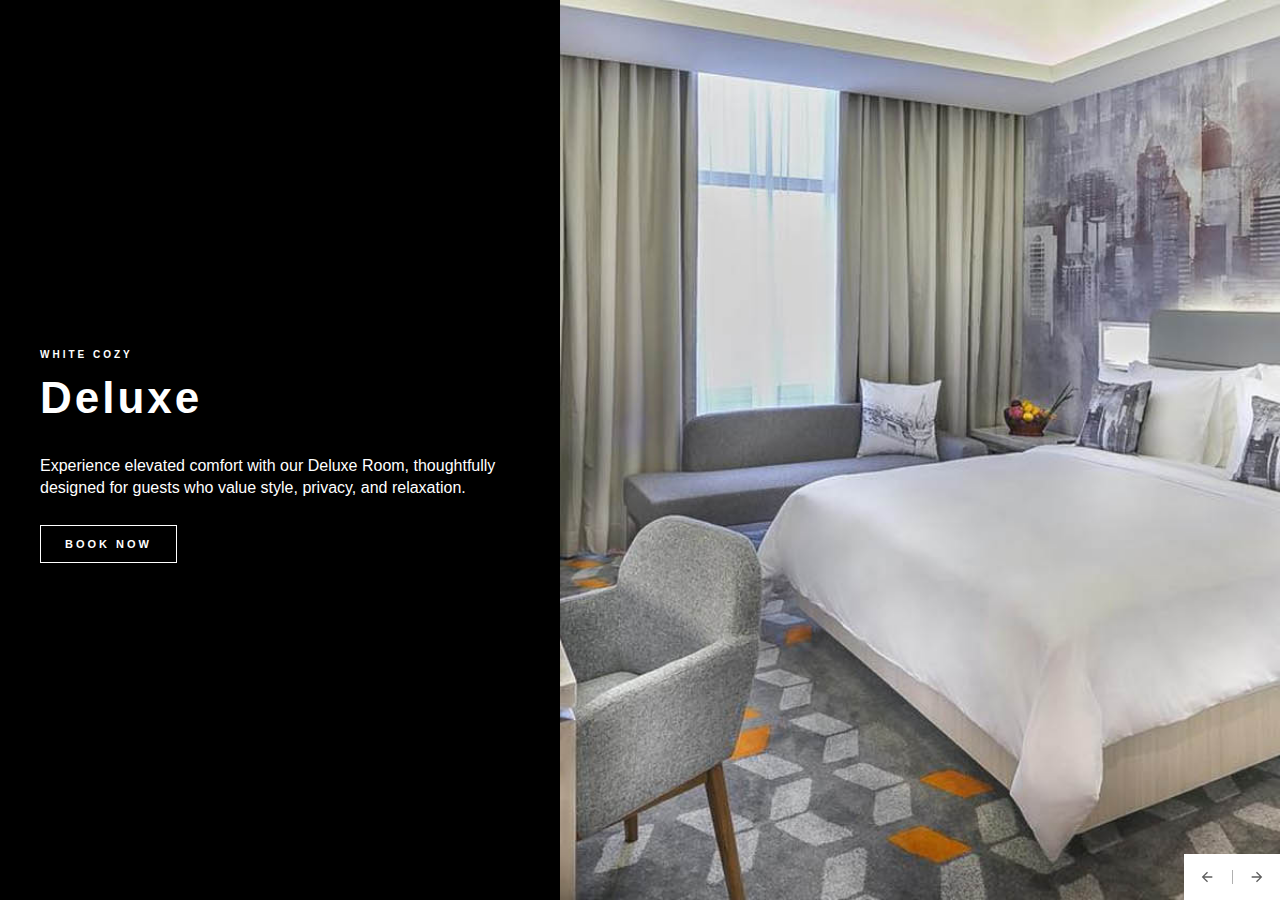
<file: project1.html>
<!DOCTYPE html>
<html lang="en">

<head>
  <meta charset="UTF-8" />
  <meta name="viewport" content="width=device-width, initial-scale=1.0" />
  <link rel="stylesheet" href="gallery.css" />
  <!-- <link rel="stylesheet" href="css.css" /> -->
  <title>Deluxe</title>
</head>

<body>
  <div class="carousel">
    <div class="carousel__nav">
      <span id="moveLeft" class="carousel__arrow">
        <svg class="carousel__icon" width="24" height="24" viewBox="0 0 24 24">
          <path d="M20,11V13H8L13.5,18.5L12.08,19.92L4.16,12L12.08,4.08L13.5,5.5L8,11H20Z"></path>
        </svg>
      </span>
      <span id="moveRight" class="carousel__arrow">
        <svg class="carousel__icon" width="24" height="24" viewBox="0 0 24 24">
          <path d="M4,11V13H16L10.5,18.5L11.92,19.92L19.84,12L11.92,4.08L10.5,5.5L16,11H4Z"></path>
        </svg>
      </span>
    </div>
    <div class="carousel-item carousel-item--1">
      <div class="carousel-item__image" loading="lazy" style="background-image: url('img/item6.jpg')"></div>
      <div class="carousel-item__info">
        <div class="carousel-item__container">
          <h2 class="carousel-item__subtitle">White Cozy</h2>
          <h1 class="carousel-item__title">Deluxe</h1>
          <p class="carousel-item__description">
            Experience elevated comfort with our Deluxe Room, thoughtfully designed for guests who value style, privacy,
            and relaxation.
          </p>
          <a href="https://wa.me/6287865065079" class="carousel-item__btn">Book Now</a>
        </div>
      </div>
    </div>
    <div class="carousel-item carousel-item--2">
      <div class="carousel-item__image" loading="lazy" style="background-image: url('img/item6.jpg')"></div>
      <div class="carousel-item__info">
        <div class="carousel-item__container">
          <h2 class="carousel-item__subtitle">For Your Comfort</h2>
          <h1 class="carousel-item__title">Room Features</h1>
          <ul class="carousel-item__description">
            <li>Spacious 35–45 m² private room</li>
            <li>Premium king-size bed with high-thread-count linens</li>
            <li>En-suite bathroom with hot rain shower & organic amenities</li>
            <li>Private balcony or terrace with garden or pool view</li>
            <li>Ambient lighting and modern tropical interior design</li>
          </ul>
          <a href="#" class="carousel-item__btn">Book Now</a>
        </div>
      </div>
    </div>
    <div class="carousel-item carousel-item--3">
      <div class="carousel-item__image" loading="lazy" style="background-image: url('img/item6.jpg')"></div>
      <div class="carousel-item__info">
        <div class="carousel-item__container">
          <h2 class="carousel-item__subtitle">Enjoy the Facilities</h2>
          <h1 class="carousel-item__title">Facilities</h1>
          <ul class="carousel-item__description">
            <li>Free high-speed Wi-Fi</li>
            <li>Smart TV with streaming access</li>
            <li>Air conditioning & ceiling fan</li>
            <li>Personal minibar and coffee/tea maker</li>
            <li>Daily cleaning service</li>
            <li>In-room safety box</li>
          </ul>
          <a href="https://wa.me/6287865065079" class="carousel-item__btn">Book Now</a>
        </div>
      </div>
    </div>
    <div class="carousel-item carousel-item--4">
      <div class="carousel-item__image" loading="lazy" style="background-image: url('img/item6.jpg')"></div>
      <div class="carousel-item__info">
        <div class="carousel-item__container">
          <h2 class="carousel-item__subtitle">More and More</h2>
          <h1 class="carousel-item__title">Aditional Perks</h1>
          <ul class="carousel-item__description">
            <li>Welcome drink upon arrival</li>
            <li>Complimentary breakfast for 2 guests</li>
            <li>Access to villa’s infinity pool and lounge</li>
            <li>Optional in-room spa services (by request)</li>
            <li>24/7 concierge and room service</li>
          </ul>
          <a href="https://wa.me/6287865065079" class="carousel-item__btn">Book Now</a>
        </div>
      </div>
    </div>
  </div>
</body>
<script src="jquery-3.7.1.min.js"></script>
<script>

  //carousel----------------
  $(function () {
    $('.carousel-item').eq(0).addClass('active');
    let total = $('.carousel-item').length;
    let current = 0;
    $('#moveRight').on('click', function () {
      let next = current;
      current = current + 1;
      setSlide(next, current);
    });
    $('#moveLeft').on('click', function () {
      let prev = current;
      current = current - 1;
      setSlide(prev, current);
    });
    function setSlide(prev, next) {
      let slide = current;
      if (next > total - 1) {
        slide = 0;
        current = 0;
      }
      if (next < 0) {
        slide = total - 1;
        current = total - 1;
      }
      $('.carousel-item').eq(prev).removeClass('active');
      $('.carousel-item').eq(slide).addClass('active');
      setTimeout(function () {

      }, 800);



      console.log('current ' + current);
      console.log('prev ' + prev);
    }
  });
</script>

</html>
</file>
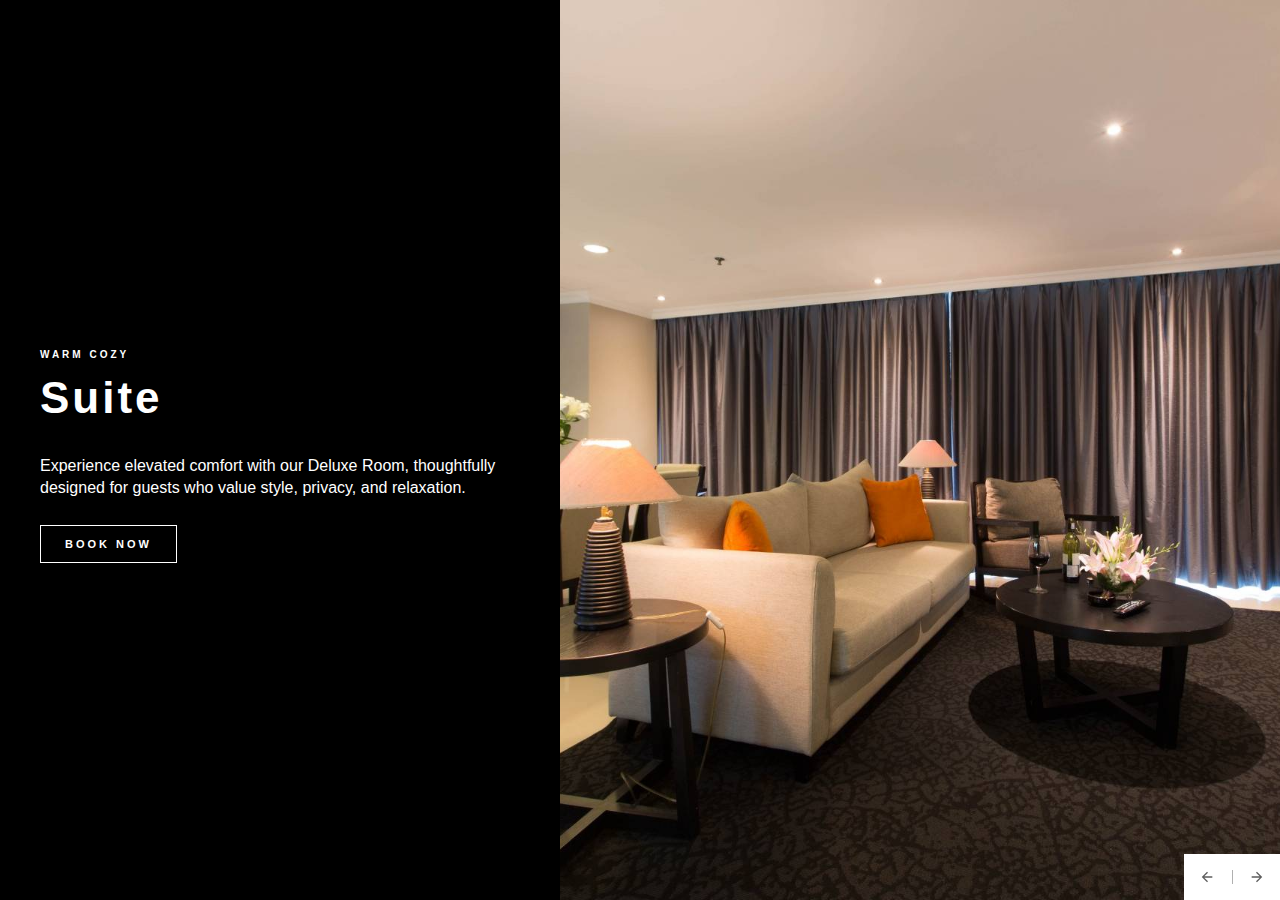
<file: project2.html>
<!DOCTYPE html>
<html lang="en">

<head>
  <meta charset="UTF-8" />
  <meta name="viewport" content="width=device-width, initial-scale=1.0" />
  <link rel="stylesheet" href="gallery.css" />
  <!-- <link rel="stylesheet" href="css.css" /> -->
  <title>Suite</title>
</head>

<body>
  <div class="carousel">
    <div class="carousel__nav">
      <span id="moveLeft" class="carousel__arrow">
        <svg class="carousel__icon" width="24" height="24" viewBox="0 0 24 24">
          <path d="M20,11V13H8L13.5,18.5L12.08,19.92L4.16,12L12.08,4.08L13.5,5.5L8,11H20Z"></path>
        </svg>
      </span>
      <span id="moveRight" class="carousel__arrow">
        <svg class="carousel__icon" width="24" height="24" viewBox="0 0 24 24">
          <path d="M4,11V13H16L10.5,18.5L11.92,19.92L19.84,12L11.92,4.08L10.5,5.5L16,11H4Z"></path>
        </svg>
      </span>
    </div>
    <div class="carousel-item carousel-item--1">
      <div class="carousel-item__image" loading="lazy" style="background-image: url('img/item4.jpg')"></div>
      <div class="carousel-item__info">
        <div class="carousel-item__container">
          <h2 class="carousel-item__subtitle">Warm Cozy</h2>
          <h1 class="carousel-item__title">Suite</h1>
          <p class="carousel-item__description">
            Experience elevated comfort with our Deluxe Room, thoughtfully designed for guests who value style, privacy,
            and relaxation.
          </p>
          <a href="https://wa.me/6287865065079" class="carousel-item__btn">Book Now</a>
        </div>
      </div>
    </div>
    <div class="carousel-item carousel-item--2">
      <div class="carousel-item__image" loading="lazy" style="background-image: url('img/item4.jpg')"></div>
      <div class="carousel-item__info">
        <div class="carousel-item__container">
          <h2 class="carousel-item__subtitle">For Your Comfort</h2>
          <h1 class="carousel-item__title">Room Features</h1>
          <ul class="carousel-item__description">
            <li>Spacious 35–45 m² private room</li>
            <li>Premium king-size bed with high-thread-count linens</li>
            <li>En-suite bathroom with hot rain shower & organic amenities</li>
            <li>Private balcony or terrace with garden or pool view</li>
            <li>Ambient lighting and modern tropical interior design</li>
          </ul>
          <a href="#" class="carousel-item__btn">Book Now</a>
        </div>
      </div>
    </div>
    <div class="carousel-item carousel-item--3">
      <div class="carousel-item__image" loading="lazy" style="background-image: url('img/item4.jpg')"></div>
      <div class="carousel-item__info">
        <div class="carousel-item__container">
          <h2 class="carousel-item__subtitle">Enjoy the Facilities</h2>
          <h1 class="carousel-item__title">Facilities</h1>
          <ul class="carousel-item__description">
            <li>Free high-speed Wi-Fi</li>
            <li>Smart TV with streaming access</li>
            <li>Air conditioning & ceiling fan</li>
            <li>Personal minibar and coffee/tea maker</li>
            <li>Daily cleaning service</li>
            <li>In-room safety box</li>
          </ul>
          <a href="https://wa.me/6287865065079" class="carousel-item__btn">Book Now</a>
        </div>
      </div>
    </div>
    <div class="carousel-item carousel-item--4">
      <div class="carousel-item__image" loading="lazy" style="background-image: url('img/item4.jpg')"></div>
      <div class="carousel-item__info">
        <div class="carousel-item__container">
          <h2 class="carousel-item__subtitle">More and More</h2>
          <h1 class="carousel-item__title">Aditional Perks</h1>
          <ul class="carousel-item__description">
            <li>Welcome drink upon arrival</li>
            <li>Complimentary breakfast for 2 guests</li>
            <li>Access to villa’s infinity pool and lounge</li>
            <li>Optional in-room spa services (by request)</li>
            <li>24/7 concierge and room service</li>
          </ul>
          <a href="https://wa.me/6287865065079" class="carousel-item__btn">Book Now</a>
        </div>
      </div>
    </div>
  </div>
</body>
<script src="jquery-3.7.1.min.js"></script>
<script>

  //carousel----------------
  $(function () {
    $('.carousel-item').eq(0).addClass('active');
    let total = $('.carousel-item').length;
    let current = 0;
    $('#moveRight').on('click', function () {
      let next = current;
      current = current + 1;
      setSlide(next, current);
    });
    $('#moveLeft').on('click', function () {
      let prev = current;
      current = current - 1;
      setSlide(prev, current);
    });
    function setSlide(prev, next) {
      let slide = current;
      if (next > total - 1) {
        slide = 0;
        current = 0;
      }
      if (next < 0) {
        slide = total - 1;
        current = total - 1;
      }
      $('.carousel-item').eq(prev).removeClass('active');
      $('.carousel-item').eq(slide).addClass('active');
      setTimeout(function () {

      }, 800);



      console.log('current ' + current);
      console.log('prev ' + prev);
    }
  });
</script>

</html>
</file>
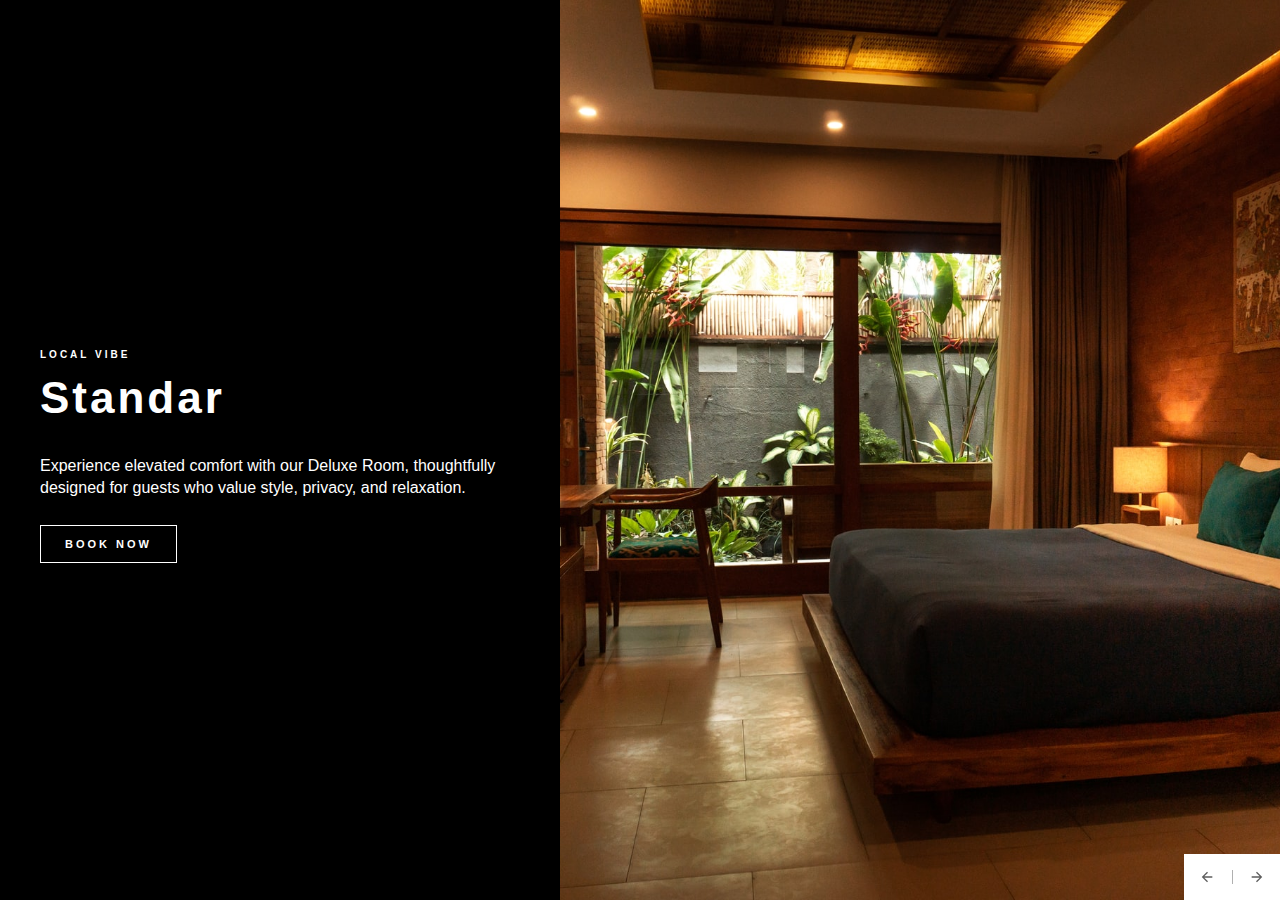
<file: project3.html>
<!DOCTYPE html>
<html lang="en">

<head>
  <meta charset="UTF-8" />
  <meta name="viewport" content="width=device-width, initial-scale=1.0" />
  <link rel="stylesheet" href="gallery.css" />
  <!-- <link rel="stylesheet" href="css.css" /> -->
  <title>Standar</title>
</head>

<body>
  <div class="carousel">
    <div class="carousel__nav">
      <span id="moveLeft" class="carousel__arrow">
        <svg class="carousel__icon" width="24" height="24" viewBox="0 0 24 24">
          <path d="M20,11V13H8L13.5,18.5L12.08,19.92L4.16,12L12.08,4.08L13.5,5.5L8,11H20Z"></path>
        </svg>
      </span>
      <span id="moveRight" class="carousel__arrow">
        <svg class="carousel__icon" width="24" height="24" viewBox="0 0 24 24">
          <path d="M4,11V13H16L10.5,18.5L11.92,19.92L19.84,12L11.92,4.08L10.5,5.5L16,11H4Z"></path>
        </svg>
      </span>
    </div>
    <div class="carousel-item carousel-item--1">
      <div class="carousel-item__image" loading="lazy" style="background-image: url('img/header.jpg')"></div>
      <div class="carousel-item__info">
        <div class="carousel-item__container">
          <h2 class="carousel-item__subtitle">Local Vibe</h2>
          <h1 class="carousel-item__title">Standar</h1>
          <p class="carousel-item__description">
            Experience elevated comfort with our Deluxe Room, thoughtfully designed for guests who value style, privacy,
            and relaxation.
          </p>
          <a href="https://wa.me/6287865065079" class="carousel-item__btn">Book Now</a>
        </div>
      </div>
    </div>
    <div class="carousel-item carousel-item--2">
      <div class="carousel-item__image" loading="lazy" style="background-image: url('img/header.jpg')"></div>
      <div class="carousel-item__info">
        <div class="carousel-item__container">
          <h2 class="carousel-item__subtitle">For Your Comfort</h2>
          <h1 class="carousel-item__title">Room Features</h1>
          <ul class="carousel-item__description">
            <li>Spacious 35–45 m² private room</li>
            <li>Premium king-size bed with high-thread-count linens</li>
            <li>En-suite bathroom with hot rain shower & organic amenities</li>
            <li>Private balcony or terrace with garden or pool view</li>
            <li>Ambient lighting and modern tropical interior design</li>
          </ul>
          <a href="#" class="carousel-item__btn">Book Now</a>
        </div>
      </div>
    </div>
    <div class="carousel-item carousel-item--3">
      <div class="carousel-item__image" loading="lazy" style="background-image: url('img/header.jpg')"></div>
      <div class="carousel-item__info">
        <div class="carousel-item__container">
          <h2 class="carousel-item__subtitle">Enjoy the Facilities</h2>
          <h1 class="carousel-item__title">Facilities</h1>
          <ul class="carousel-item__description">
            <li>Free high-speed Wi-Fi</li>
            <li>Smart TV with streaming access</li>
            <li>Air conditioning & ceiling fan</li>
            <li>Personal minibar and coffee/tea maker</li>
            <li>Daily cleaning service</li>
            <li>In-room safety box</li>
          </ul>
          <a href="https://wa.me/6287865065079" class="carousel-item__btn">Book Now</a>
        </div>
      </div>
    </div>
    <div class="carousel-item carousel-item--4">
      <div class="carousel-item__image" loading="lazy" style="background-image: url('img/header.jpg')"></div>
      <div class="carousel-item__info">
        <div class="carousel-item__container">
          <h2 class="carousel-item__subtitle">More and More</h2>
          <h1 class="carousel-item__title">Aditional Perks</h1>
          <ul class="carousel-item__description">
            <li>Welcome drink upon arrival</li>
            <li>Complimentary breakfast for 2 guests</li>
            <li>Access to villa’s infinity pool and lounge</li>
            <li>Optional in-room spa services (by request)</li>
            <li>24/7 concierge and room service</li>
          </ul>
          <a href="https://wa.me/6287865065079" class="carousel-item__btn">Book Now</a>
        </div>
      </div>
    </div>
  </div>
</body>
<script src="jquery-3.7.1.min.js"></script>
<script>

  //carousel----------------
  $(function () {
    $('.carousel-item').eq(0).addClass('active');
    let total = $('.carousel-item').length;
    let current = 0;
    $('#moveRight').on('click', function () {
      let next = current;
      current = current + 1;
      setSlide(next, current);
    });
    $('#moveLeft').on('click', function () {
      let prev = current;
      current = current - 1;
      setSlide(prev, current);
    });
    function setSlide(prev, next) {
      let slide = current;
      if (next > total - 1) {
        slide = 0;
        current = 0;
      }
      if (next < 0) {
        slide = total - 1;
        current = total - 1;
      }
      $('.carousel-item').eq(prev).removeClass('active');
      $('.carousel-item').eq(slide).addClass('active');
      setTimeout(function () {

      }, 800);



      console.log('current ' + current);
      console.log('prev ' + prev);
    }
  });
</script>

</html>
</file>
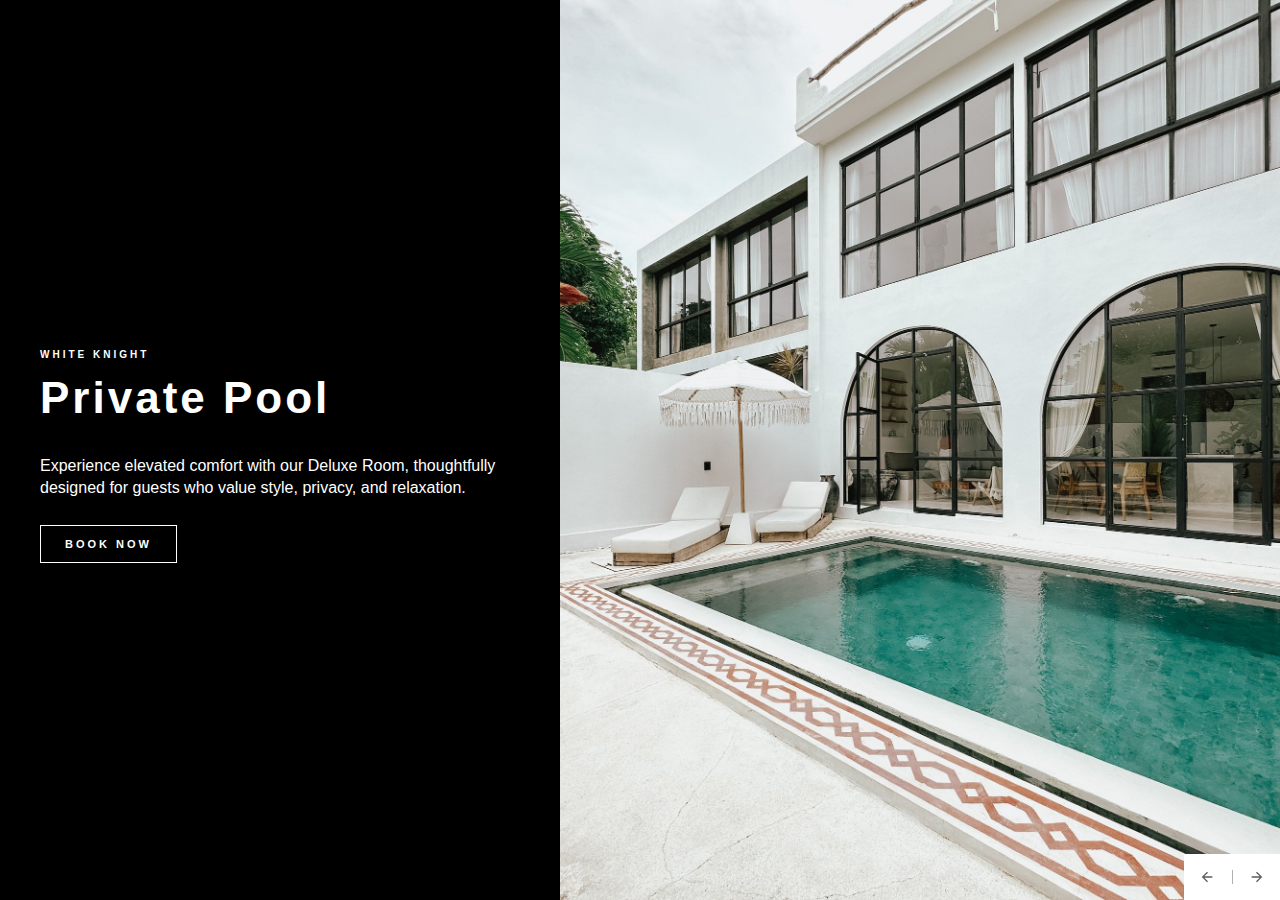
<file: project4.html>
<!DOCTYPE html>
<html lang="en">

<head>
  <meta charset="UTF-8" />
  <meta name="viewport" content="width=device-width, initial-scale=1.0" />
  <link rel="stylesheet" href="gallery.css" />
  <!-- <link rel="stylesheet" href="css.css" /> -->
  <title>Private Pool</title>
</head>

<body>
  <div class="carousel">
    <div class="carousel__nav">
      <span id="moveLeft" class="carousel__arrow">
        <svg class="carousel__icon" width="24" height="24" viewBox="0 0 24 24">
          <path d="M20,11V13H8L13.5,18.5L12.08,19.92L4.16,12L12.08,4.08L13.5,5.5L8,11H20Z"></path>
        </svg>
      </span>
      <span id="moveRight" class="carousel__arrow">
        <svg class="carousel__icon" width="24" height="24" viewBox="0 0 24 24">
          <path d="M4,11V13H16L10.5,18.5L11.92,19.92L19.84,12L11.92,4.08L10.5,5.5L16,11H4Z"></path>
        </svg>
      </span>
    </div>
    <div class="carousel-item carousel-item--1">
      <div class="carousel-item__image" loading="lazy" style="background-image: url('img/dummy1.jpg')"></div>
      <div class="carousel-item__info">
        <div class="carousel-item__container">
          <h2 class="carousel-item__subtitle">White Knight</h2>
          <h1 class="carousel-item__title">Private Pool</h1>
          <p class="carousel-item__description">
            Experience elevated comfort with our Deluxe Room, thoughtfully designed for guests who value style, privacy,
            and relaxation.
          </p>
          <a href="https://wa.me/6287865065079" class="carousel-item__btn">Book Now</a>
        </div>
      </div>
    </div>
    <div class="carousel-item carousel-item--2">
      <div class="carousel-item__image" loading="lazy" style="background-image: url('img/dummy1.jpg')"></div>
      <div class="carousel-item__info">
        <div class="carousel-item__container">
          <h2 class="carousel-item__subtitle">For Your Comfort</h2>
          <h1 class="carousel-item__title">Room Features</h1>
          <ul class="carousel-item__description">
            <li>Spacious 35–45 m² private room</li>
            <li>Premium king-size bed with high-thread-count linens</li>
            <li>En-suite bathroom with hot rain shower & organic amenities</li>
            <li>Private balcony or terrace with garden or pool view</li>
            <li>Ambient lighting and modern tropical interior design</li>
          </ul>
          <a href="#" class="carousel-item__btn">Book Now</a>
        </div>
      </div>
    </div>
    <div class="carousel-item carousel-item--3">
      <div class="carousel-item__image" loading="lazy" style="background-image: url('img/dummy1.jpg')"></div>
      <div class="carousel-item__info">
        <div class="carousel-item__container">
          <h2 class="carousel-item__subtitle">Enjoy the Facilities</h2>
          <h1 class="carousel-item__title">Facilities</h1>
          <ul class="carousel-item__description">
            <li>Free high-speed Wi-Fi</li>
            <li>Smart TV with streaming access</li>
            <li>Air conditioning & ceiling fan</li>
            <li>Personal minibar and coffee/tea maker</li>
            <li>Daily cleaning service</li>
            <li>In-room safety box</li>
          </ul>
          <a href="https://wa.me/6287865065079" class="carousel-item__btn">Book Now</a>
        </div>
      </div>
    </div>
    <div class="carousel-item carousel-item--4">
      <div class="carousel-item__image" loading="lazy" style="background-image: url('img/dummy1.jpg')"></div>
      <div class="carousel-item__info">
        <div class="carousel-item__container">
          <h2 class="carousel-item__subtitle">More and More</h2>
          <h1 class="carousel-item__title">Aditional Perks</h1>
          <ul class="carousel-item__description">
            <li>Welcome drink upon arrival</li>
            <li>Complimentary breakfast for 2 guests</li>
            <li>Access to villa’s infinity pool and lounge</li>
            <li>Optional in-room spa services (by request)</li>
            <li>24/7 concierge and room service</li>
          </ul>
          <a href="https://wa.me/6287865065079" class="carousel-item__btn">Book Now</a>
        </div>
      </div>
    </div>
  </div>
</body>
<script src="jquery-3.7.1.min.js"></script>
<script>

  //carousel----------------
  $(function () {
    $('.carousel-item').eq(0).addClass('active');
    let total = $('.carousel-item').length;
    let current = 0;
    $('#moveRight').on('click', function () {
      let next = current;
      current = current + 1;
      setSlide(next, current);
    });
    $('#moveLeft').on('click', function () {
      let prev = current;
      current = current - 1;
      setSlide(prev, current);
    });
    function setSlide(prev, next) {
      let slide = current;
      if (next > total - 1) {
        slide = 0;
        current = 0;
      }
      if (next < 0) {
        slide = total - 1;
        current = total - 1;
      }
      $('.carousel-item').eq(prev).removeClass('active');
      $('.carousel-item').eq(slide).addClass('active');
      setTimeout(function () {

      }, 800);



      console.log('current ' + current);
      console.log('prev ' + prev);
    }
  });
</script>

</html>
</file>
<file: gallery.css>
html, body {
    margin: 0;
    padding: 0;
    width: 100%;
    height: 100%;
    display: flex;
    display: -webkit-flex;
    justify-content: center;
  -webkit-justify-content: center;
    align-items: center;
  -webkit-align-items: center;
}

body {
    background-color: #eaeaea;
}

.carousel {
    width: 100%;
    height: 100%;
    display: flex;
    flex-direction: row;
    /* max-width: 900px;
    max-height: 550px;    */
    overflow: hidden;
  position: relative;
}

.carousel-item {
  visibility:visible;
    display: flex;
    flex-direction: row;
    width: 100%;
    height: 100%;
    align-items: center;
    justify-content: flex-end;
      -webkit-align-items: center;
    -webkit-justify-content: flex-end;
    position: relative;
    background-color: #000;
    flex-shrink: 0;
   -webkit-flex-shrink: 0;
    position: absolute;
    z-index: 0;
  transition: 0.6s all linear;
}

.carousel-item__info {
  height: 100%;
  display: flex;
  justify-content: center;
  flex-direction: column;
  
    display: -webkit-flex;
  -webkit-justify-content: center;
  -webkit-flex-direction: column;
  
  order: 1;
  left: 0;
  margin: auto;
  padding: 0 40px;
  width: 40%;

}

.carousel-item__image {
    width: 60%;
    height: 100%;
    order: 2;
    align-self: flex-end;
    flex-basis: 60%;
  
      -webkit-order: 2;
    -webkit-align-self: flex-end;
    -webkit-flex-basis: 60%;
  
    background-position: center;
    background-repeat: no-repeat;
    background-size: cover;
   position:relative;
  transform: translateX(100%);
  transition: 0.6s all ease-in-out;
}

.carousel-item__subtitle {
    font-family: 'Open Sans', sans-serif;
    letter-spacing: 3px;
    font-size: 10px;
    text-transform: uppercase;
    margin: 0;
    color: #ffffff;    
    font-weight: 700;
    transform: translateY(25%);
    opacity: 0;
    visibility: hidden;
    transition: 0.4s all ease-in-out;
}

.carousel-item__title {
    margin: 15px 0 0 0;
    font-family: 'Open Sans', sans-serif;
    font-size: 44px;
    line-height: 45px;
    letter-spacing: 3px;
    font-weight: 700;
    color: #ffffff;
    transform: translateY(25%);
    opacity: 0;
    visibility: hidden;
    transition: 0.6s all ease-in-out;
}

.carousel-item__description {
    transform: translateY(25%);
    opacity: 0;
    visibility: hidden;
    transition: 0.6s all ease-in-out;
    margin-top: 35px;
    font-family: 'Open Sans', sans-serif;
    font-size: 16px;
    color: #ffffff;
    line-height: 22px;
    margin-bottom: 35px;
}
.carousel-item__description ul li{
  color: white;
}

/* change image here------------------------------------ */

/* 
.carousel-item__container{

} */

.carousel-item__btn {
    width: 35%;
    border: 1px white solid;
    color: #ffffff;
    background: #000;
    font-family: 'Open Sans', sans-serif;
    letter-spacing: 3px;
    font-size: 11px;
    padding: 12px 24px;
    text-transform: uppercase;
    margin: 0;
    width: 35%;
    font-weight: 700;
  text-decoration: none;
      transform: translateY(25%);
    opacity: 0;
    visibility: hidden;
    transition: 0.6s all ease-in-out;
}
.carousel-item__btn:hover{
  color: black;
  background: white;
  border: 1px black solid;
  transition: 0.6s all ease-in-out;
}
.carousel__nav {
    position: absolute;
    right: 0;
    z-index: 2;
    background-color: #fff;
  bottom: 0;
}

.carousel__icon {
    display: inline-block;
    vertical-align: middle;
    width: 16px;
  fill: #5d5d5d;
}

.carousel__arrow {
    cursor: pointer;
    display: inline-block;
    padding: 11px 15px;
    position: relative;
}

.carousel__arrow:nth-child(1):after {
    content:'';
    right: -3px;
    position: absolute;
    width: 1px;
    background-color: #b0b0b0;
    height: 14px;
    top: 50%;
    margin-top: -7px;
}

.active{
   z-index: 1;
  display: flex;
  flex-direction: row;
  visibility:visible;
}

.active .carousel-item__subtitle, .active .carousel-item__title, .active .carousel-item__description,.active .carousel-item__btn{
    transform: translateY(0);
    opacity: 1;
  transition: 0.6s all ease-in-out;
    visibility: visible;
}



.active .carousel-item__image{ 
transition: 0.6s all ease-in-out;
transform: translateX(0);
}

@media screen and (max-width:767px) {
  .carousel{
    flex-direction: column;
  }
  .carousel-item{
    flex-direction: column;
  }
  .carousel-item__image{
    width: 100%;
  }
  .active{
    flex-direction: column;
  }
  .carousel-item__info{
    width: 80%;
    height:auto;
    padding: 40px;
  }
}
</file>
<file: css.css>
/* fonts */
@import url('https://fonts.googleapis.com/css2?family=Climate+Crisis&family=Gajraj+One&family=Gloock&family=Montserrat:wght@400;600;700;900&family=Roboto:wght@100;300;700;900&family=Rubik+Iso&family=Tilt+Warp&display=swap');
/* root */
:root {
    --dark1: #000000;
    --dark2: #444444;
    --light1: #DA0037;
    --light2: #00f2ea;
    --light1-trans:#f2051990;
    --light2-trans:#0476d9b3;
    --accent: #EDEDED;
    --climate-crisis :'Climate Crisis', cursive;
    --gajraj-one :'Gajraj One', cursive;
    --gloock: 'Gloock', serif;
    --monserat :'Montserrat', sans-serif;
    --tilt-warp : 'Tilt Warp', cursive;
    --roboto :'Roboto', sans-serif;
}
html{
    scroll-behavior: smooth;
}
*{
    padding: 0;
    text-rendering: optimizeLegibility;
    margin: 0;
    -webkit-font-smoothing:antialiased;
    box-sizing: border-box;
    font-family: 'Montserrat', sans-serif;
}
li{
    list-style: none;
}
nav{
    width: 100%;
    position: fixed;
    /* color: transparent; */
    background: #0000003a;
    backdrop-filter: blur(8px);
    height: 100px;
    display: flex;
    color: white;
    z-index: 99;
    pointer-events: none;
    mix-blend-mode: difference;
    /* letter-spacing: 1px; */
    flex-direction: row;
    justify-content: space-between;
    align-items: center;
    padding: 0 3.5rem 0 3.5rem;
}
nav ul{
    display: flex;
    align-items: center;
}
.logo img{
    width: 80%;
    filter: invert(1);
}
.logo{
    max-width: 100px;
    /* margin: 0 0 0 2rem ; */
}
.lists li{
    padding: 0 1.65rem 0 0;
    font-size: 0.9rem;
}
.navbar a{
    pointer-events: all;
    text-transform: uppercase;
    text-decoration: none;
    cursor: pointer;
    font-size: 0.9rem;
    color: white;
}
.lists li a:hover{
    transition: 0.3s;
    color: var(--accent);
    box-shadow: 0 1px 0 0 var(--accent);
}
.circle {
    position: fixed;
    mix-blend-mode: difference;
    z-index: 100;
    width: 100px;
    height: 100px;
    pointer-events: none;
    top: -10%;
    display: flex;
    justify-content: center;
    align-items: center;
    left: -10%;
    transition: transform 0.04s linear;
  }
.cursor{
    border: 1px #c1c1c1 solid;
    width: 50px;
    height: 50px;
    border-radius: 50%;
    background-color: transparent;
    transition: all 0.3s ease-in-out;
}
.cursor.active{
    border:white 1px solid;
    width: 90px;
    height: 90px;
    background-color: white;
    transition: all 0.3s ease-in-out;
}

header{
    height: 100vh;
    display: flex;
    justify-content: center;
    align-items: center;
}
#home{
    background: linear-gradient(rgba(0, 0, 0, 0.7),rgba(0, 0, 0, 0.7)) ,url("img/header.jpg");
    display: flex;
    flex-direction: column;
    justify-content: center;
    align-items: center;
    background-size: cover;
}
header .headline{
    /* width: 500px; */
    /* position: relative; */
    /* height: 500px; */
    display: flex;
    flex-direction: column;
    justify-content: center;
    color: white;
    letter-spacing: 2.5px;

    align-items: center;
}
.headline h1{
    font-size: calc(8vw - 8px);
    /* color: var(--light1); */
    font-family: 'Tilt Warp', cursive;
}

.scroll-warp{
    top: 85%;
    position: absolute;
    width: 200px;
    height: 200px;
    display: flex;
    justify-content: center;
    align-items: center;
}
.scroll{
    position: absolute;
    height: 100%;
    width: 100%;
    animation: rotation 10s linear infinite;
}

.scroll span{
    left: 50%;
    font-size: 1rem;
    text-transform: uppercase;
    top: 0%;
    position: absolute;
    transform-origin: 0 100px;
}

@keyframes rotation {
    0%{
        transform: rotate(-360deg);
    }
    100%{
        transform: rotate(0deg);
    }
}
.mix-normal{
    mix-blend-mode: normal;
}

/* -bodys--------------------- */
.bodys{
    width: 100%;
    height: 100%;
    padding-top: 400px;
    background: #000000;
}
#about{
    height: auto;
    display: flex;
    flex-direction: column;
    justify-content: space-between;
    /* align-items: center; */
}
.about-text,.about-img{
    height: 100%;
}
.about-img{
    padding: 0 4rem 0 0 ;
    /* width: 100%; */
    height: 100%;
    display: flex;
    justify-content: center;
    align-items: center;
}
.about-contain{
    display: flex;
    flex-direction: row;

}
.about-img img{
    width: 100%;
    height: auto;
}
.about-text{
    width: 75%;
    display: flex;
    flex-direction: column;
    padding: 0rem 6rem 1rem 4rem;

    color: white;
}

.about-text h1{
    font-size: 6.5rem;
    font-weight: 700;
}
.about-text p{
    margin-top: 2rem;
    font-size: 1.2rem;
}
.medsos{
    /* padding-left:4rem ; */
    margin-top: 80px;
    display: flex;
    flex-direction: column;
}
.item-sos{
    margin-top: 25px;
    display: flex;
}
.item-sos a{
    text-decoration: none;
    color: white;
    font-size: 1.2rem;
    font-weight: 400;
    text-transform: uppercase;
}
.medsos h2{
    color: white;
    font-size: 2.6rem;
    text-transform: uppercase;
    padding-bottom: 10px;
    font-weight: 700;
}
.arrow-up{
    width: 15px;
    height: 15px;
    margin-left: 20px;
    border-top: 1px white solid;
    border-right: 1px solid white;
}
.arrow-up::after{
    content: "";
    height: 1px;
    width: 25px;
    background: white;
    position: absolute;
    transform: rotate(-45deg);
    margin-top: 8px;
    margin-left: -7px;
}
/* --portfolio------------------------------- */
.port{
    margin-top: 300px;
    height: 100%;
    width: 100%;
}
.port .port-tag{
    color: white;
    font-weight: 700;
    font-size: 5rem;
    padding-right:20rem;
    line-height: 5rem;
    margin-bottom: 7rem;
    padding-left: 4rem;
}
.grid-warp{
    display: flex;
    flex-wrap: wrap;
    padding: 0 2rem;
}
.port-item{
    width: 50%;
    margin-bottom: 80px;
    display: flex;
    flex-direction: column;
    align-items: center;
    justify-content: center;
}
.item-img{
    width: 100%;
    height: 640px;
    object-fit: cover;
    transition: 0.3s cubic-bezier(.33,.81,.38,.68);
    padding: 1.7rem;
    padding-bottom: 0px;
}
.item-img img{
    max-width: 100%;
    height:600px;
    object-fit:cover;
    image-rendering: optimizeQuality;
    transition: 0.7s cubic-bezier(.33,.81,.38,.68);

}
.item-img img:hover{
    max-width: 100%;
    padding: 2rem;
    cursor: pointer;
    transition: 0.7s cubic-bezier(.33,.81,.38,.68);

}
.item-img h1{
    position: absolute;
    z-index: 1;
    color: white;
    mix-blend-mode:difference;
    font-size: 2.5rem;
    transform: translateY(-300px);
    pointer-events: none;
    transition: 0.5s ease-in-out;
    opacity: 0;
}
.item-img img:hover + h1{
    transform: translateY(-320px);
    opacity: 1;
    transition: 1s ease;
}
.item-more{
    height: 40px;
    display: flex;
    color: white;
    width: 100%;
    align-items: center;
    justify-content: space-between;
    background: transparent;
}
.more-warp{
    width: 100%;
    padding: 0 1.7rem;
}
.item-more h1{
    font-size: 1.5rem;
    font-weight: 300;
    letter-spacing: 1px;
    font-family: var(--roboto);
}
.arrow-side{
    display: flex;
    cursor: pointer;
    text-decoration: none;
}
.arrow-side h2{
    margin-right: 1rem;
    color: white;
    font-weight: 300;
    letter-spacing: 2px;
    font-family: var(--roboto);
}
.arrow-side h2::after{
    content: "";
    position: absolute;
    background: white;
    height: 1px;
    width: 0px;
    margin-top: 30px;
    transition: 0.3s ease-in-out;
    margin-left: -122px;
}
.arrow-side:hover > h2::after{
    width: 120px;
    transition: 0.2s ease-in-out;
}
.arr-side{
    width: 18px;
    height: 18px;
    margin-top: 7px;
    transform: rotate(45deg);
    border-right: white 1px solid;
    border-top: white 1px solid;
}
.arr-side::before{
    content: "";
    position: absolute;
    width: 18px;
    background: white;
    transform: rotate(-45deg);
    margin-top: 6px;
    margin-left: 1px;
    height: 1px;
}

/* footer--------------- */
footer{
    background: var(--dark1);
    width: 100%;
    height: 700px;
    padding: 200px 2rem 0 2rem;
}
.contact{
    text-decoration: none;
    color: white;
    align-items: center;
    display: flex;
    margin: 20px 0;
    justify-content: center;
    height: 80px;
}
.contact img{
    width:50px;
    filter: brightness(100);
    transition: 0.3s ease-in-out 0.5s;
    margin-right: 40px;
}
.contact h1{
    font-family: var(--monserat);
    transition: 0.3s ease-in-out 0.5s;
    font-weight: 700;
}
.cc1 h1::after{
    content: "";
    position: absolute;
    height: 1px;
    width: 0px;
    background: white;
    margin-top: 50px;
    transition: 0.5s ease-in-out;
    margin-left: -306px;
}
.cc1:hover h1::after{
    width: 306px;
    transition: 0.5s ease-in-out;
}
.cc2 h1::after{
    content: "";
    position: absolute;
    height: 1px;
    width: 0px;
    background: white;
    margin-top: 50px;
    transition: 0.5s ease-in-out;
    margin-left: -408px;
}
.cc2:hover h1::after{
    width: 408px;
    transition: 0.5s ease-in-out;
}
.row{
    width: 100%;
    display: flex;
    flex-direction: row;
}
.center{
    justify-content: center;
    align-items: center;
}
.contact:hover img,.contact:hover h1{
    transform: scale(1.1);
    transition: 0.3s ease-in-out 0.5s;
}

/* nav bottom------------- */
.nav-bottom{
    width: 100%;
    height: 60px;
    background: var(--dark1);
    display: flex;
    justify-content: end;
    align-items: center;
    padding: 0 2rem;
}
.nav-bottom ul{
    width: 100%;
    height: 100%;
    display: flex;
    align-items: center;
    justify-content: end;
}
.nav-bottom ul li{
    height: 50px;
    padding: 0 5px;
    display: flex;
    align-items: center;
}
.nav-bottom ul li a{
    font-size: 1.1rem;
    margin-left: 15px;
    text-decoration: none;
    color: white;
    text-transform: uppercase;
}
.nav-bottom .arrow-up{
    margin-bottom: 
    25px;
}
.scroll h1{
    position: absolute;
    font-size: 2rem;
    transform: rotate(180deg);

}
.scroll  h1:nth-child(2){
    margin-top: 160px;
    margin-left: 160px;
    transform: rotate(360deg);
}
.hamburger{
    z-index: 3;
    width: 28px;
    height: 20px;
    display: none;
    justify-content: space-between;
    flex-direction: column;
    cursor: pointer;
}
.hamburger span{
    position: absolute;
    height: 2px;
    width: 28px;
    background-color: white;
}
.hamburger span:nth-child(1){
    margin-top: 0px;
    transform: rotate(0deg);
    transition: margin-top 0.5s ease-in-out 0.5s,transform 0.5s ease-in-out;
}
.hamburger span:nth-child(2){
    margin-top: 8px;
    opacity: 1;
    transition: opacity 0.5s ease-in-out 0.5s;
}
.hamburger span:nth-child(3){
    margin-top: 16px;
    transform: rotate(0deg);
    transition: margin-top 0.5s ease-in-out 0.5s,transform 0.5s ease-in-out;

}
.hamburger.active span:nth-child(1){
    margin-top: 8px;
    transition: margin-top 0.5s ease-in-out,transform 0.5s ease-in-out 0.5s;
    transform: rotate(45deg);
}
.hamburger.active span:nth-child(2){
    margin-top: 8px;
    opacity: 0;
    transition: opacity 0.5s ease-in-out;
    transition-delay: 0.2s;
}
.hamburger.active span:nth-child(3){
    margin-top: 8px;
    transform: rotate(-45deg);
    transition: margin-top 0.5s ease-in-out,transform 0.5s ease-in-out 0.5s;
}
.phone-lists{
    display: flex;
    position: fixed;
    width: auto;
    left: -100%;
    top: 0;
    width: 100%;
    height: 100vh;
    justify-content: center;
    align-items: center;
    background: #1a1a1a;
    z-index: 2;
    transition: left 0.5s ease-in 0.5s;

}
.phone-lists ul{
    display: flex;
    justify-content: center;
    height: 100%;
    gap: 20px;
    flex-direction: column;
    align-items: center;
}
.phone-lists.active{
    /* display: flex; */
    left: 0;
    transition: left 0.5s ease-in;
}
/* --media query--------------------------------- */
/* ipad--------------- */
@media screen and (min-width: 768px) and (max-width:1024px) {
    .item-img{
        height: 440px;
    }
    .item-img img{
        height: 400px;
    }
    .item-img img:hover{
        padding: 20px;
    }
    .about-contain{
        flex-direction: column;
    }
    .about-img{
        padding: 4rem;
    }
    .about-text{
        width: 100%;
    }
}

/* media screen phone ----------------------------------------- */

@media screen and (max-width:767px) {
    .grid-warp{
        flex-direction: column;
       }
       .port-item{
        width: 100%;
       }
       .item-img{
        /* width: 100%; */
        height: auto;
       }
       .about-contain{
        flex-direction: column-reverse;
    }
    .about-img{
        padding: 4rem;
    }
       .about-text{
        width: 100%;
       }
       .bodys{
        padding-top: 300px;
       }
       .port{
        margin-top: 160px;
       }
       .port .port-tag,.about-text h1{
        font-size: 4rem;
       }
       .port .port-tag{
        margin-bottom: 4rem;
       }
}

@media screen and (max-width:480px) {
    nav .lists{
        display: none;
    }
    nav{
        pointer-events: all;
    }
    .about-text h1{
        font-size: 4rem;
    }
    .port .port-tag{
        font-size: 4rem;
    }
    .bodys{
        padding-top: 200px;
    }
    .item-img img{
        height: 400px;
    }
    .item-img img:hover{
        padding: 1rem;
    }
    .item-more h1,.item-more h2{
        font-size: 1rem;
    }
    .arrow-side{
        align-items: center;
    }
    .arrow-side h2::after{
        content: "";
        position: absolute;
        background: white;
        height: 1px;
        width: 0px;
        margin-top: 30px;
        transition: 0.3s ease-in-out;
        margin-left: -45px;
    }
    .arrow-side:hover > h2::after{
        width: 40px;
        transition: 0.2s ease-in-out;
    }
    .contact h1{
        font-size: 1.4rem;
    }
    .cc2 h1::after,.cc1 h1::after{
        content: none;
    }
    .nav-bottom ul li a{
        font-size: 0.8rem;
    }
    .nav-bottom ul{
        justify-content: center;
    }
    .hamburger{
        display: flex;
    }
    .navbar{
        mix-blend-mode: normal;
    }
}
</file>
